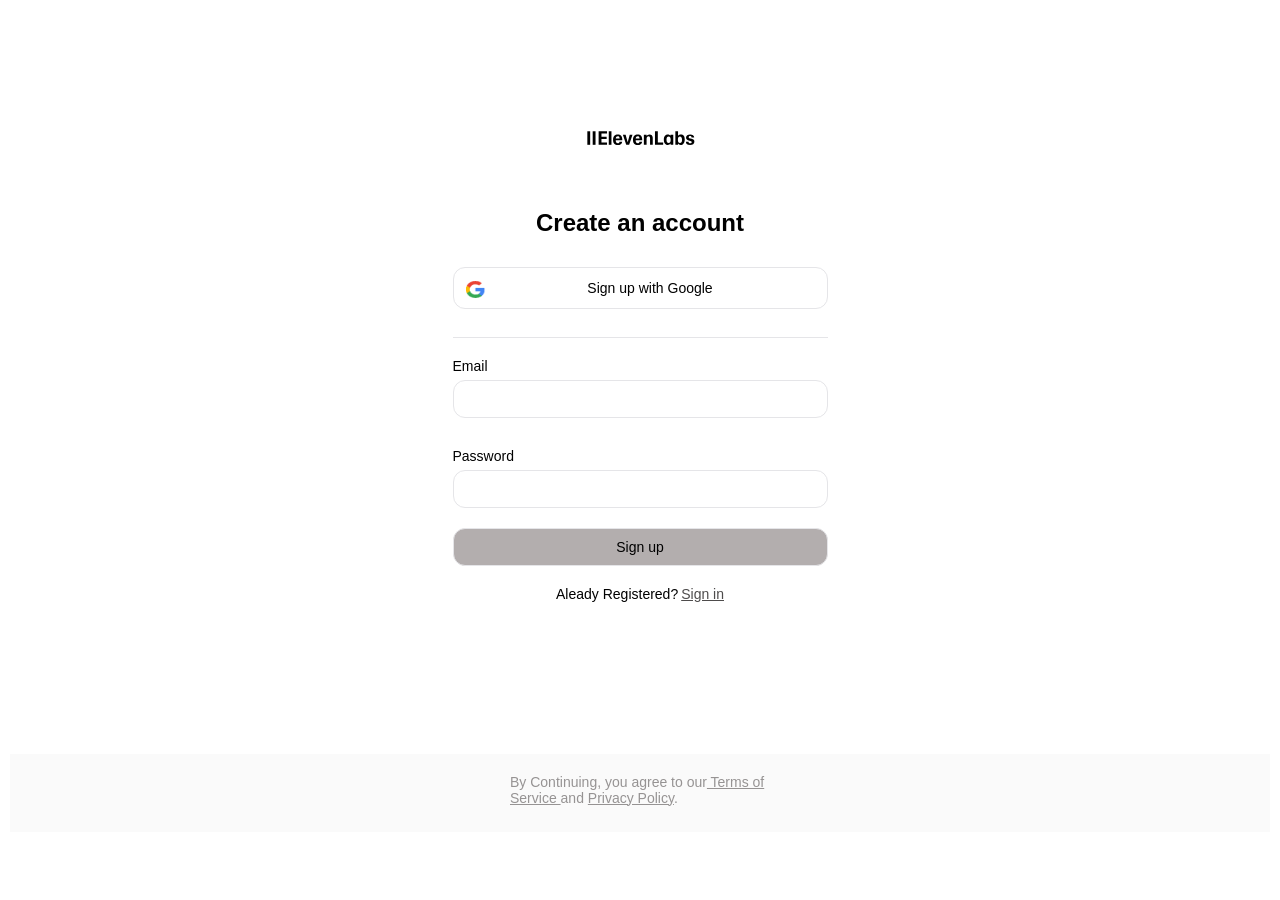
<file: index.html>
<html>
    <head>
        <title>Sign up | ElevenLabs</title>
        <link rel="stylesheet" href="./Assignmen1.css" />
    </head>
    <body class="body">
        <div></div>
        <div class="maindiv">
            <div class="pointer"; style="width:110px;height:10px; margin-top:60px">
                <a href="https://elevenlabs.io/" style="color:black">
                <svg xmlns="http://www.w3.org/2000/svg" viewBox="0 0 1510 248">
                    <g style="transform: translateX(78px) translateY(124px) scale(0.75); transform-origin: 49.0125px 0px;">
                    <g fill="currentColor" fill-rule="evenodd">
                        <path d="M0.25,248.085 L52.252,248.085 L52.252,0.25 L0.25,0.25 Z" transform="translate(-78, -124)"></path>
                        <path d="M0.25,248.085 L52.252,248.085 L52.252,0.25 L0.25,0.25 Z" transform="translate(20, -124)"></path>
                    </g>
                    <g fill="currentColor" fill-rule="evenodd"><g opacity="1" style="transform: translateX(128.81px); transform-origin: 0.0439987px 0px;">
                    <path d="M-76.956,-123.918 L-76.956,123.918 L76.956,123.918 L76.956,82.612 L-24.954,82.612 L-24.954,17.702 L69.976,17.702 L69.976,-23.604 L-24.954,-23.604 L-24.954,-82.613 L76.956,-82.613 L76.956,-123.918 Z" transform="translate(77, 0)">
                    </path>
                </g>
                <g opacity="1" style="transform: translateX(314.12px); transform-origin: 0.395px 0px;">
                    <path d="M-24.605,123.918 L24.604,123.918 L24.604,-123.918 L-24.605,-123.918 Z" transform="translate(25, 0)">

                    </path>
                </g>
                <g opacity="1" style="transform: translateX(393.03px) translateY(31.07px); transform-origin: 0.363998px 0px;">
                    <path d="M36.115,-20.658 C33.671,-54.695 21.807,-65.807 1.222,-65.807 C-19.362,-65.807 -32.274,-54.335 -35.761,-20.658 Z M-84.636,-0.173 C-84.636,-67.910 -50.753,-97.016 1.919,-97.016 C54.583,-97.016 84.636,-68.212 84.636,0.522 L84.636,11.632 L-36.112,11.632 C-34.369,51.904 -22.155,65.455 1.222,65.455 C19.711,65.455 31.224,54.682 33.318,35.929 L82.540,35.929 C79.399,76.912 45.196,97.016 1.222,97.016 C-54.603,97.016 -84.636,67.528 -84.636,-0.173 Z" transform="translate(85, 0)">

                    </path>
                </g>
                <g opacity="1" style="transform: translateX(572.9px) translateY(31.07px); transform-origin: 0.224998px 0px;">
                    <path d="M-37.518,-92.852 L-87.775,-92.852 L-27.048,92.852 L27.048,92.852 L87.775,-92.852 L37.518,-92.852 L-0.509,47.033 Z" transform="translate(88, 0)">

                    </path>
                </g>
                <g opacity="1" style="transform: translateX(757.74px) translateY(31.07px); transform-origin: 0.363998px 0px;">
                    <path d="M36.115,-20.658 C33.671,-54.695 21.807,-65.807 1.222,-65.807 C-19.362,-65.807 -32.274,-54.335 -35.761,-20.658 Z M-84.636,-0.173 C-84.636,-67.910 -50.753,-97.016 1.919,-97.016 C54.583,-97.016 84.636,-68.212 84.636,0.522 L84.636,11.632 L-36.112,11.632 C-34.369,51.904 -22.155,65.455 1.222,65.455 C19.711,65.455 31.224,54.682 33.318,35.929 L82.540,35.929 C79.399,76.912 45.196,97.016 1.222,97.016 C-54.603,97.016 -84.636,67.528 -84.636,-0.173 Z" transform="translate(85, 0)">

                    </path>
                </g>
                <g opacity="1" style="transform: translateX(956.36px) translateY(28.99px); transform-origin: 0.68px 0px;">
                    <path d="M-31.41,-14.405 C-31.41,-43.562 -17.45,-59.529 4.19,-59.529 C21.99,-59.529 32.11,-43.562 32.11,-24.471 L32.11,94.934 L81.32,94.934 L81.32,-32.108 C81.32,-75.149 57.24,-94.934 21.29,-94.934 C-2.79,-94.934 -22.69,-79.117 -31.41,-66.818 L-31.41,-90.769 L-81.32,-90.769 L-81.32,94.934 L-31.41,94.934 Z" transform="translate(82, 0)">

                    </path>
                </g>
                <g opacity="1" style="transform: translateX(1160.36px); transform-origin: 0.135002px 0px;">
                    <path d="M-74.865,-123.918 L-22.855,-123.918 L-22.855,82.612 L74.865,82.612 L74.865,123.918 L-74.865,123.918 Z" transform="translate(75, 0)">

                    </path>
                </g>
                <g opacity="1" style="transform: translateX(1321.99px) translateY(31.07px); transform-origin: 0.444992px 0.00050354px;">
                    <path d="M1.395,-60.57 C25.825,-60.57 39.095,-38.37 39.095,-0.173 C39.095,41.827 25.825,60.571 1.395,60.571 C-23.035,60.571 -36.995,41.827 -36.995,-0.173 C-36.995,-42.173 -23.035,-60.57 1.395,-60.57 Z M-86.555,-0.173 C-86.555,68.554 -49.56,97.017 -12.915,97.017 C5.583,97.017 30.365,82.439 37.695,70.984 L37.695,92.852 L86.555,92.852 L86.555,-92.851 L36.295,-92.851 L36.295,-72.719 C28.625,-85.215 9.435,-97.016 -11.515,-97.016 C-53.745,-97.016 -86.555,-69.243 -86.555,-0.173 Z" transform="translate(87, 0)">

                    </path>
                </g>
                <g opacity="1" style="transform: translateX(1532.62px) translateY(2.09px); transform-origin: 0.970001px 0px;">
                    <path d="M-1.92,-31.24 C22.51,-31.24 36.47,-2.43 36.47,28.81 C36.47,70.81 22.51,89.554 -1.92,89.554 C-26.35,89.554 -39.61,70.81 -39.61,28.81 C-39.61,-13.19 -26.35,-31.24 -1.92,-31.24 Z M-37.17,99.967 C-30.19,114.545 -7.5,126 11,126 C53.92,126 86.03,83.81 86.03,28.81 C86.03,-42 65.09,-68.033 12.04,-68.033 C-8.9,-68.033 -28.44,-56.579 -36.82,-43.736 L-36.82,-126 L-86.03,-126 L-86.03,121.835 L-37.17,121.835 Z" transform="translate(87, 0)">

                    </path>
                </g>
                <g opacity="1" style="transform: translateX(1725.07px) translateY(31.07px); transform-origin: 0.824997px 1.52588e-05px;">
                    <path d="M-78.175,37.661 L-28.975,37.661 C-28.275,57.099 -17.805,66.471 0.695,66.471 C19.195,66.471 29.665,58.14 29.665,43.561 C29.665,30.371 21.635,25.512 4.185,21.347 L-10.825,17.529 C-53.405,6.769 -74.685,-4.685 -74.685,-39.743 C-74.685,-74.801 -41.885,-97.016 -0.005,-97.016 C41.875,-97.016 73.635,-80.702 75.035,-42.173 L25.825,-42.173 C24.775,-59.181 14.305,-66.471 -0.705,-66.471 C-15.705,-66.471 -26.175,-59.182 -26.175,-45.298 C-26.175,-32.455 -17.805,-27.596 -3.145,-24.124 L12.215,-20.305 C52.695,-10.239 78.175,-0.174 78.175,37.314 C78.175,74.801 44.675,97.016 -0.705,97.016 C-49.915,97.016 -77.135,78.619 -78.175,37.661 Z" transform="translate(79, 0)">

                    </path>
                </g>
            </g>
        </g>
    </svg>
    </a>
                
            </div>
            <div style="padding:50px 0px 80px 0px">
                <div>
                    <h2 style="display:flex; align-items: center;justify-content: center; margin:20px 0px 30px 0px">Create an account</h2>
                </div>
                <div class="pointer">
                    <button class="button1" style="display:flex;justify-content: space-between;align-items: center;">
                        <div style="display:flex;justify-content: flex-start;">
                            <img src="./image1.png" alt="google image" />
                        </div>
                        <div style="padding:5px 0px 5px 0px">
                            Sign up with Google
                        </div>
                        <div></div>
                    </button>
                </div>
                <div style="margin:28px 0px 16px 0px ; border-bottom: 1px solid rgb(229, 229, 232)"></div>
                <div>
                    <div style="margin:20px 0px 6px 0px; font-weight: 200; font-size: 14px;">Email</div>
                    <input type="text" placeholder="">
                </div>
                <div>
                    <div style="margin:10px 0px 6px 0px; font-weight: 200; font-size: 14px;">Password</div>
                    <input type="password" placeholder=""/>
                     
                </div>
                <button  class="button2" class="button1" display: flex;align-items:center>Sign up</button>
                <div style="display:flex;justify-content:center;font-weight: 100; font-size: 14px;">
                    <div>Aleady Registered?</div>
                   <div><a style="padding-left:3px; color:rgb(78, 76, 76)" class="pointer" href="https://elevenlabs.io/app/sign-in, target=_top">Sign in</a></div> 
                </div>
            </div>  
            <br/>
            <br/>
            <br/>
            <br/>
            <div style="box-shadow: 0px 0px 0px 0px; font-size:14px ;background-color:rgba(0,0,0,0.02);font-weight:100;color:rgb(150, 147, 147); padding-right:500px;padding-left:500px;padding-top:20px;padding-bottom:10px;margin-bottom:0px">
            <div>
            <span style="font-weight: 5;">By Continuing, you agree to our</span><a href="https://elevenlabs.io/terms-of-use?_gl=1*s7vct*_up*MQ..*_ga*MTk2MjgzMjczNi4xNzc2NjAzNTcz*_ga_82RG1PXYVW*czE3NzY2MDM1NzMkbzEkZzAkdDE3NzY2MDM1NzMkajYwJGwwJGgw" style="color:rgb(150, 147, 147)"> Terms of Service </a>
            <span>and</span>
            <a href="https://elevenlabs.io/privacy-policy?_gl=1*198dsq0*_up*MQ..*_ga*MTk2MjgzMjczNi4xNzc2NjAzNTcz*_ga_82RG1PXYVW*czE3NzY2MDM1NzMkbzEkZzAkdDE3NzY2MDM1NzMkajYwJGwwJGg" style="color:rgb(150, 147, 147)">Privacy Policy</a>.
            </div><br/>
            </div>
            </div>
        </div>
        <div  style="background-color:green;"></div>
        
    </body>
</html>
</file>
<file: Assignmen1.css>
.html{
    font-family: sans-serif;
}
.body{
    margin:10px;
    padding:0px;
    display:flex;
    justify-content:space-between;
    align-items:center;
    font-family: "Roboto", sans-serif;
    font-weight: 800;
}
.maindiv{
    background-color: white;
    display:flex;
    flex-direction:column;
    justify-content:space-between;
    align-items:center;

}
.pointer{
    cursor:pointer; 
}
.button1{
    border-radius: 12px;
    border:1px solid rgb(229, 229, 232);
    width: 375px;
    padding: 0px 12px;
    font-size:14px;
    background-color: white;
    cursor:pointer; 
    margin-bottom: 20px;
}
.button2{
    border-radius: 12px;
    border-spacing: 2px;
    border:1px solid rgb(229, 229, 232);
    width: 375px;
    padding: 10px 12px;
    font-size:14px;
    background-color: rgb(179, 174, 174);
    cursor:pointer; 
    margin-bottom: 20px;
}
input{
    border-radius: 12px;
    border:1px solid rgb(229, 229, 232);
    width: 375px;
    padding: 10px 12px;
    font-size:14px;
    background-color: white;
    cursor:pointer; 
    margin-bottom: 20px;
}


img{
    width:20px;
    height:20px;
    padding-top:10px;
    padding-bottom:10px;
}
</file>
